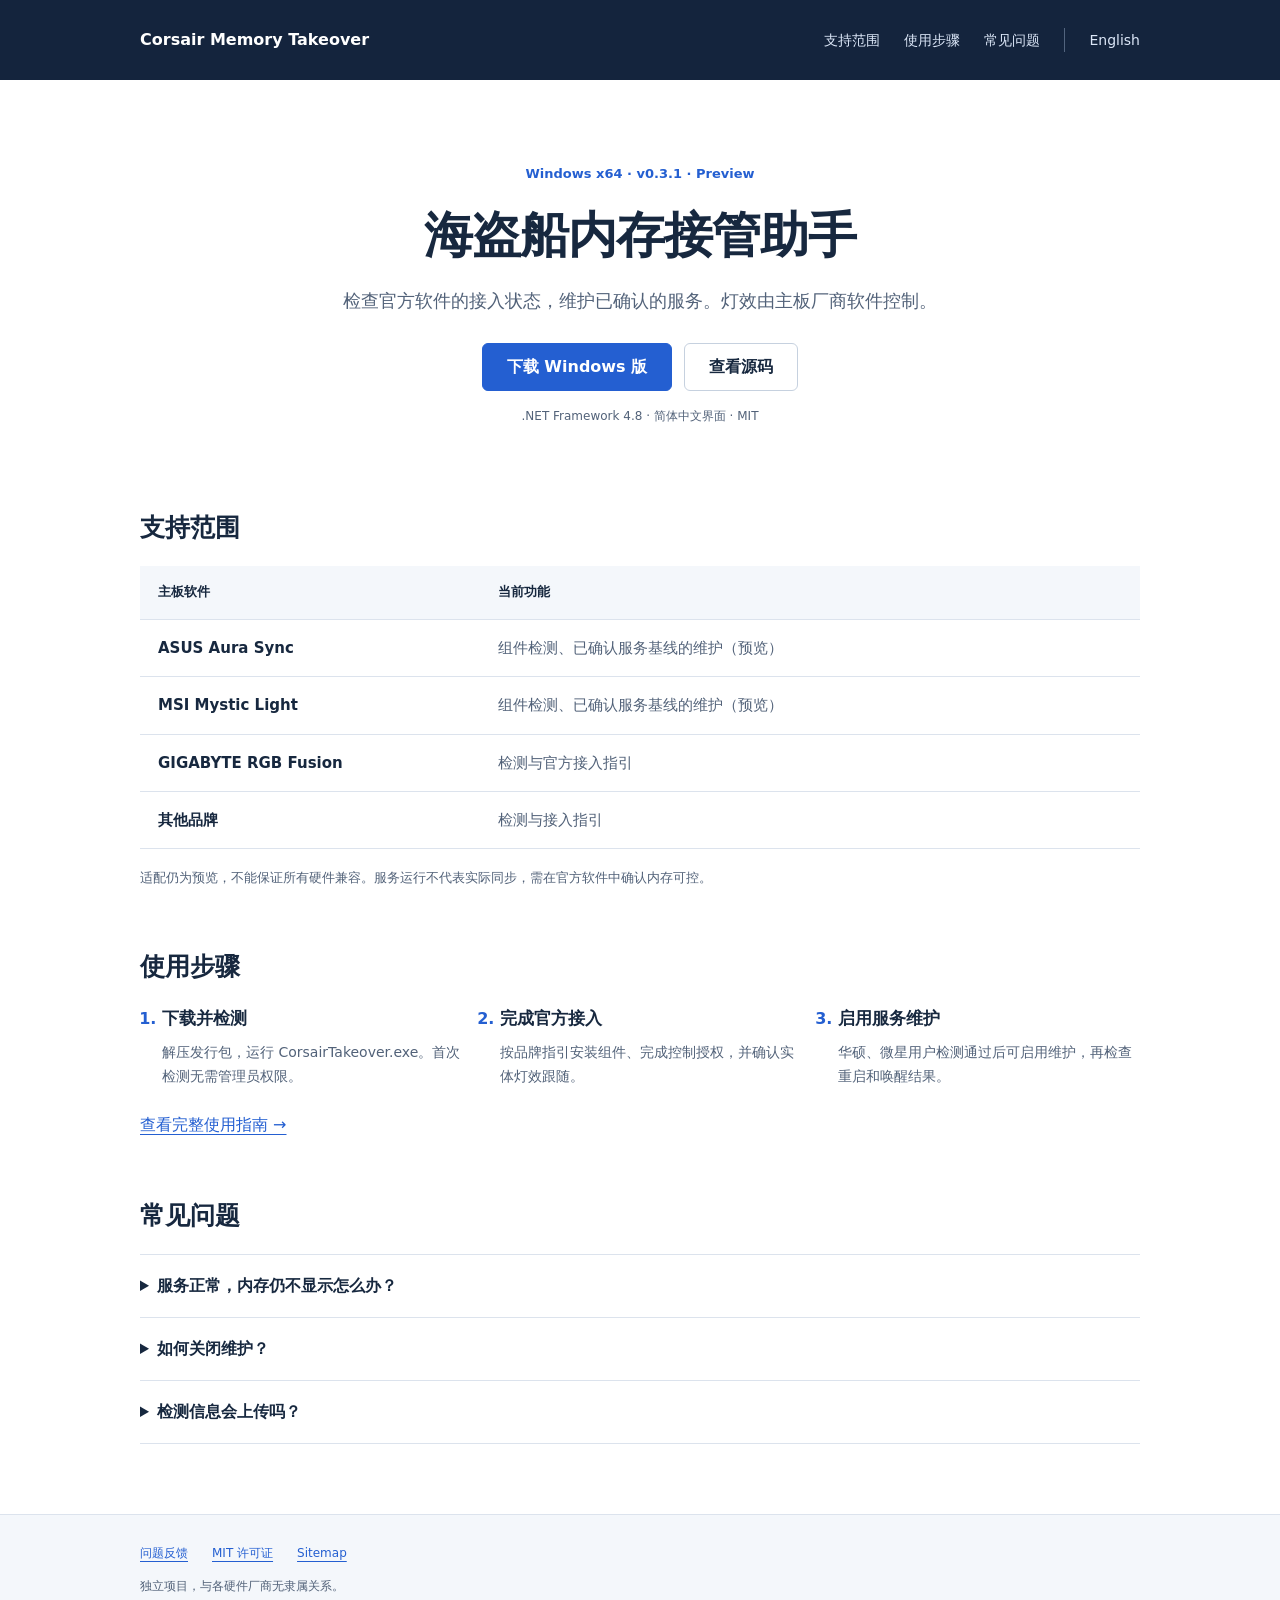
<file: docs/index.html>
<!doctype html>
<html lang="zh-CN">
<head>
  <meta charset="utf-8">
  <meta name="viewport" content="width=device-width,initial-scale=1">
  <title>海盗船内存接管助手 | Corsair Memory Takeover</title>
  <meta name="description" content="检测海盗船 RGB 内存与主板软件的接入状态。提供华硕 Aura Sync、微星 Mystic Light 服务维护预览，以及技嘉 RGB Fusion 检测与接入指引。">
  <meta name="robots" content="index,follow">
  <meta name="theme-color" content="#14243d">
  <link rel="canonical" href="https://bob-the-heater.github.io/corsair-memory-takeover/">
  <link rel="alternate" hreflang="zh-CN" href="https://bob-the-heater.github.io/corsair-memory-takeover/">
  <link rel="alternate" hreflang="en" href="https://bob-the-heater.github.io/corsair-memory-takeover/en/">
  <link rel="alternate" hreflang="x-default" href="https://bob-the-heater.github.io/corsair-memory-takeover/">
  <meta property="og:type" content="website">
  <meta property="og:site_name" content="Corsair Memory Takeover">
  <meta property="og:title" content="海盗船内存接管助手 | Corsair Memory Takeover">
  <meta property="og:description" content="检测海盗船 RGB 内存与主板软件的接入状态。提供华硕 Aura Sync、微星 Mystic Light 服务维护预览，以及技嘉 RGB Fusion 检测与接入指引。">
  <meta property="og:url" content="https://bob-the-heater.github.io/corsair-memory-takeover/">
  <meta name="twitter:card" content="summary">
  <meta name="twitter:title" content="海盗船内存接管助手 | Corsair Memory Takeover">
  <meta name="twitter:description" content="检测海盗船 RGB 内存与主板软件的接入状态。提供华硕 Aura Sync、微星 Mystic Light 服务维护预览，以及技嘉 RGB Fusion 检测与接入指引。">
  <link rel="stylesheet" href="assets/site.css">
  <link rel="sitemap" type="application/xml" href="https://bob-the-heater.github.io/corsair-memory-takeover/sitemap.xml">
  <script type="application/ld+json">{"@context": "https://schema.org", "@type": "SoftwareApplication", "name": "Corsair Memory Takeover", "operatingSystem": "Windows x64", "applicationCategory": "UtilitiesApplication", "softwareVersion": "0.3.1", "inLanguage": "zh-CN", "url": "https://bob-the-heater.github.io/corsair-memory-takeover/", "downloadUrl": "https://github.com/BoB-The-Heater/corsair-memory-takeover/releases/tag/v0.3.1", "description": "检测海盗船 RGB 内存与主板软件的接入状态。提供华硕 Aura Sync、微星 Mystic Light 服务维护预览，以及技嘉 RGB Fusion 检测与接入指引。", "license": "https://github.com/BoB-The-Heater/corsair-memory-takeover/blob/main/LICENSE"}</script>
</head>
<body>
  <a class="skip" href="#main">跳到正文</a>
  <header><div class="wrap top">
    <a class="wordmark" href="./">Corsair Memory Takeover</a>
    <nav aria-label="主导航"><a href="#support">支持范围</a><a href="#start">使用步骤</a><a href="#faq">常见问题</a><a class="language" href="en/">English</a></nav>
  </div></header>
  <main id="main" class="wrap">
    <section class="hero">
      <p class="eyebrow">Windows x64 · v0.3.1 · Preview</p>
      <h1>海盗船内存接管助手</h1>
      <p class="lead">检查官方软件的接入状态，维护已确认的服务。灯效由主板厂商软件控制。</p>
      <div class="actions"><a class="button primary" href="https://github.com/BoB-The-Heater/corsair-memory-takeover/releases/tag/v0.3.1">下载 Windows 版</a><a class="button secondary" href="https://github.com/BoB-The-Heater/corsair-memory-takeover">查看源码</a></div>
      <p class="fine">.NET Framework 4.8 · 简体中文界面 · MIT</p>
    </section>
    <section id="support">
      <h2>支持范围</h2>
      <table><thead><tr><th scope="col">主板软件</th><th scope="col">当前功能</th></tr></thead><tbody><tr><th scope="row">ASUS Aura Sync</th><td>组件检测、已确认服务基线的维护（预览）</td></tr><tr><th scope="row">MSI Mystic Light</th><td>组件检测、已确认服务基线的维护（预览）</td></tr><tr><th scope="row">GIGABYTE RGB Fusion</th><td>检测与官方接入指引</td></tr><tr><th scope="row">其他品牌</th><td>检测与接入指引</td></tr></tbody></table>
      <p class="notice">适配仍为预览，不能保证所有硬件兼容。服务运行不代表实际同步，需在官方软件中确认内存可控。</p>
    </section>
    <section id="start"><h2>使用步骤</h2><ol class="steps"><li><h3>下载并检测</h3><p>解压发行包，运行 CorsairTakeover.exe。首次检测无需管理员权限。</p></li><li><h3>完成官方接入</h3><p>按品牌指引安装组件、完成控制授权，并确认实体灯效跟随。</p></li><li><h3>启用服务维护</h3><p>华硕、微星用户检测通过后可启用维护，再检查重启和唤醒结果。</p></li></ol><a href="https://github.com/BoB-The-Heater/corsair-memory-takeover/blob/main/GUIDE.md">查看完整使用指南 →</a></section>
    <section id="faq"><h2>常见问题</h2><details><summary>服务正常，内存仍不显示怎么办？</summary><p>检查官方插件、控制授权和厂商软件的设备扫描。助手不能补齐官方软件不支持的设备。</p></details><details><summary>如何关闭维护？</summary><p>使用工具中的「撤销」。只关闭窗口不会取消登录任务。</p></details><details><summary>检测信息会上传吗？</summary><p>程序没有报告上传功能。提交问题时请自行删除个人路径、序列号和设备标识。</p></details></section>
  </main>
  <footer><div class="wrap"><div class="footerlinks"><a href="https://github.com/BoB-The-Heater/corsair-memory-takeover/issues">问题反馈</a><a href="https://github.com/BoB-The-Heater/corsair-memory-takeover/blob/main/LICENSE">MIT 许可证</a><a href="sitemap.xml">Sitemap</a></div><p>独立项目，与各硬件厂商无隶属关系。</p></div></footer>
</body>
</html>
</file>
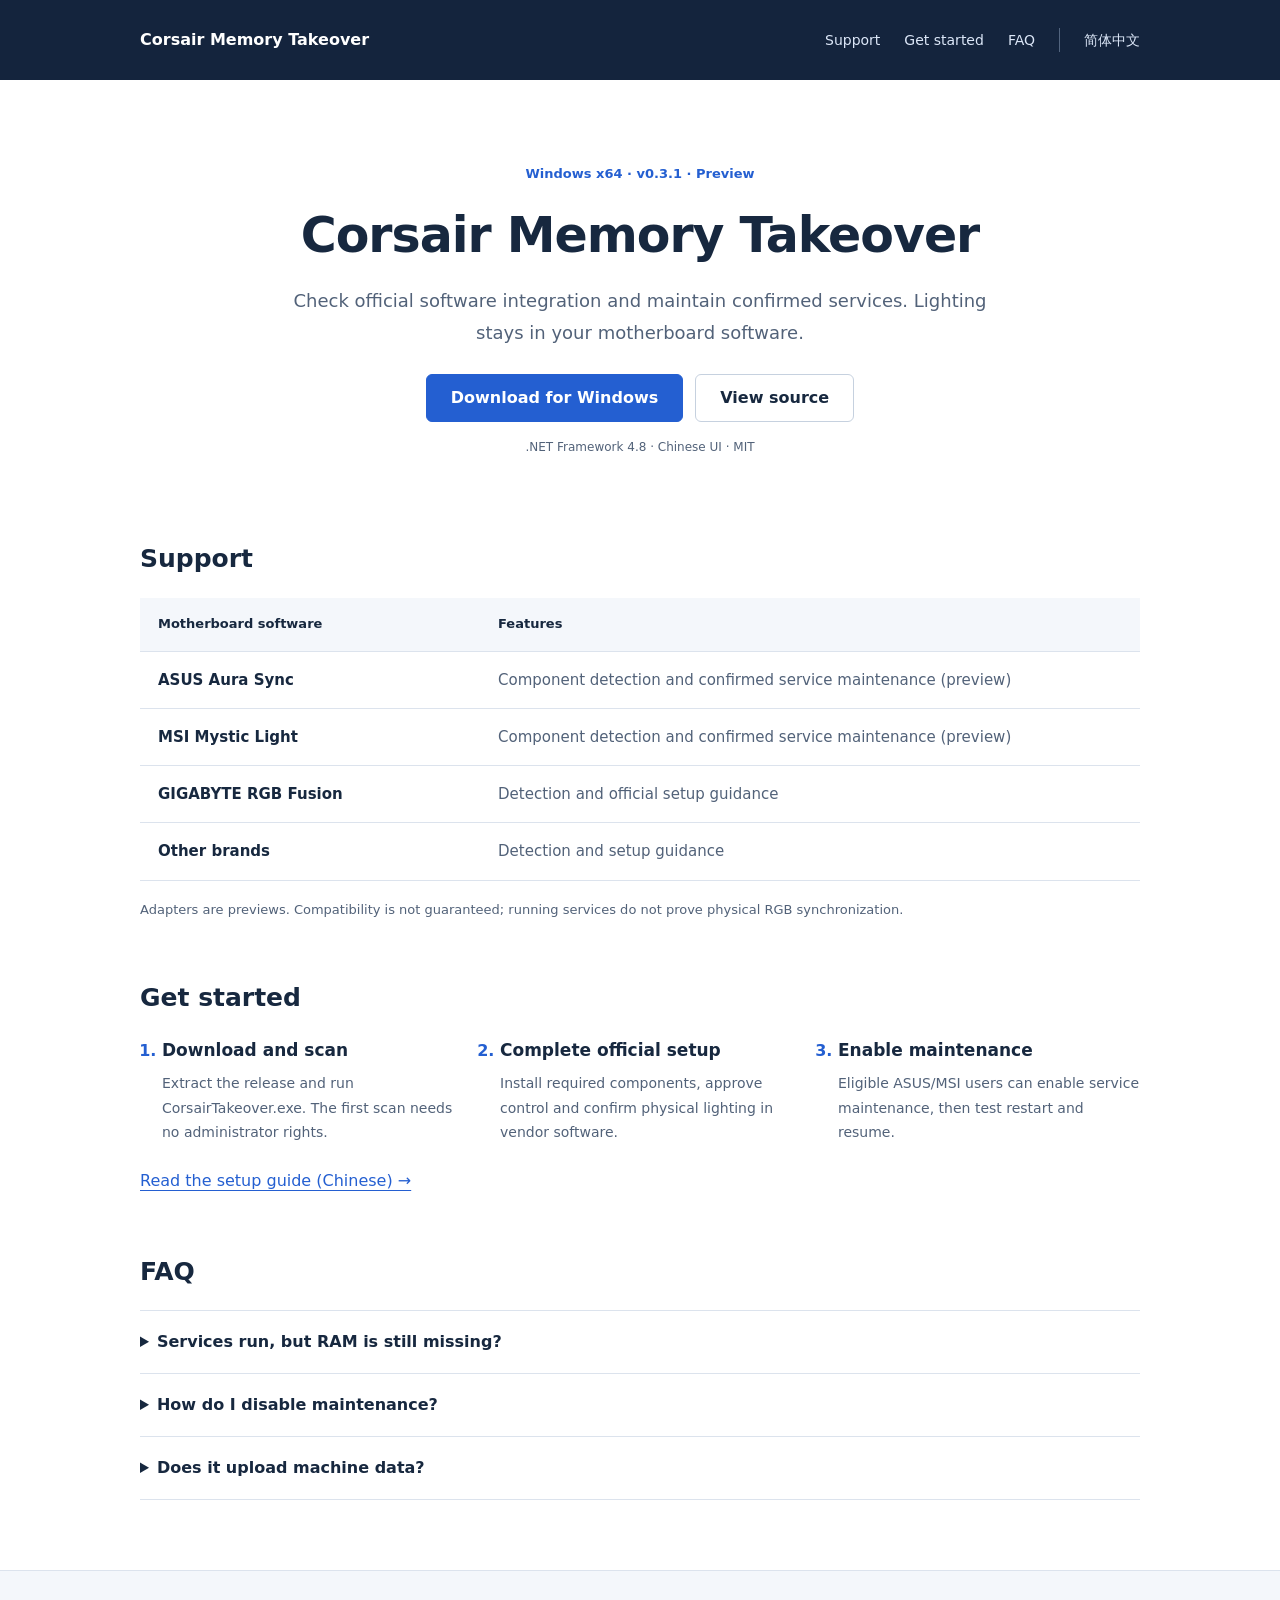
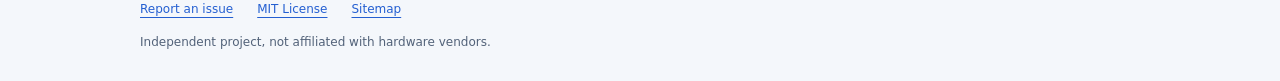
<file: docs/en/index.html>
<!doctype html>
<html lang="en">
<head>
  <meta charset="utf-8">
  <meta name="viewport" content="width=device-width,initial-scale=1">
  <title>Corsair Memory Takeover | RAM RGB Detection &amp; Service Maintenance</title>
  <meta name="description" content="Check Corsair RGB RAM integration with motherboard software. Preview ASUS Aura Sync and MSI Mystic Light service maintenance, plus GIGABYTE RGB Fusion detection and setup guidance.">
  <meta name="robots" content="index,follow">
  <meta name="theme-color" content="#14243d">
  <link rel="canonical" href="https://bob-the-heater.github.io/corsair-memory-takeover/en/">
  <link rel="alternate" hreflang="zh-CN" href="https://bob-the-heater.github.io/corsair-memory-takeover/">
  <link rel="alternate" hreflang="en" href="https://bob-the-heater.github.io/corsair-memory-takeover/en/">
  <link rel="alternate" hreflang="x-default" href="https://bob-the-heater.github.io/corsair-memory-takeover/">
  <meta property="og:type" content="website">
  <meta property="og:site_name" content="Corsair Memory Takeover">
  <meta property="og:title" content="Corsair Memory Takeover | RAM RGB Detection &amp; Service Maintenance">
  <meta property="og:description" content="Check Corsair RGB RAM integration with motherboard software. Preview ASUS Aura Sync and MSI Mystic Light service maintenance, plus GIGABYTE RGB Fusion detection and setup guidance.">
  <meta property="og:url" content="https://bob-the-heater.github.io/corsair-memory-takeover/en/">
  <meta name="twitter:card" content="summary">
  <meta name="twitter:title" content="Corsair Memory Takeover | RAM RGB Detection &amp; Service Maintenance">
  <meta name="twitter:description" content="Check Corsair RGB RAM integration with motherboard software. Preview ASUS Aura Sync and MSI Mystic Light service maintenance, plus GIGABYTE RGB Fusion detection and setup guidance.">
  <link rel="stylesheet" href="../assets/site.css">
  <link rel="sitemap" type="application/xml" href="https://bob-the-heater.github.io/corsair-memory-takeover/sitemap.xml">
  <script type="application/ld+json">{"@context": "https://schema.org", "@type": "SoftwareApplication", "name": "Corsair Memory Takeover", "operatingSystem": "Windows x64", "applicationCategory": "UtilitiesApplication", "softwareVersion": "0.3.1", "inLanguage": "zh-CN", "url": "https://bob-the-heater.github.io/corsair-memory-takeover/en/", "downloadUrl": "https://github.com/BoB-The-Heater/corsair-memory-takeover/releases/tag/v0.3.1", "description": "Check Corsair RGB RAM integration with motherboard software. Preview ASUS Aura Sync and MSI Mystic Light service maintenance, plus GIGABYTE RGB Fusion detection and setup guidance.", "license": "https://github.com/BoB-The-Heater/corsair-memory-takeover/blob/main/LICENSE"}</script>
</head>
<body>
  <a class="skip" href="#main">Skip to content</a>
  <header><div class="wrap top">
    <a class="wordmark" href="../">Corsair Memory Takeover</a>
    <nav aria-label="Main navigation"><a href="#support">Support</a><a href="#start">Get started</a><a href="#faq">FAQ</a><a class="language" href="../">简体中文</a></nav>
  </div></header>
  <main id="main" class="wrap">
    <section class="hero">
      <p class="eyebrow">Windows x64 · v0.3.1 · Preview</p>
      <h1>Corsair Memory Takeover</h1>
      <p class="lead">Check official software integration and maintain confirmed services. Lighting stays in your motherboard software.</p>
      <div class="actions"><a class="button primary" href="https://github.com/BoB-The-Heater/corsair-memory-takeover/releases/tag/v0.3.1">Download for Windows</a><a class="button secondary" href="https://github.com/BoB-The-Heater/corsair-memory-takeover">View source</a></div>
      <p class="fine">.NET Framework 4.8 · Chinese UI · MIT</p>
    </section>
    <section id="support">
      <h2>Support</h2>
      <table><thead><tr><th scope="col">Motherboard software</th><th scope="col">Features</th></tr></thead><tbody><tr><th scope="row">ASUS Aura Sync</th><td>Component detection and confirmed service maintenance (preview)</td></tr><tr><th scope="row">MSI Mystic Light</th><td>Component detection and confirmed service maintenance (preview)</td></tr><tr><th scope="row">GIGABYTE RGB Fusion</th><td>Detection and official setup guidance</td></tr><tr><th scope="row">Other brands</th><td>Detection and setup guidance</td></tr></tbody></table>
      <p class="notice">Adapters are previews. Compatibility is not guaranteed; running services do not prove physical RGB synchronization.</p>
    </section>
    <section id="start"><h2>Get started</h2><ol class="steps"><li><h3>Download and scan</h3><p>Extract the release and run CorsairTakeover.exe. The first scan needs no administrator rights.</p></li><li><h3>Complete official setup</h3><p>Install required components, approve control and confirm physical lighting in vendor software.</p></li><li><h3>Enable maintenance</h3><p>Eligible ASUS/MSI users can enable service maintenance, then test restart and resume.</p></li></ol><a href="https://github.com/BoB-The-Heater/corsair-memory-takeover/blob/main/GUIDE.md">Read the setup guide (Chinese) →</a></section>
    <section id="faq"><h2>FAQ</h2><details><summary>Services run, but RAM is still missing?</summary><p>Check official plugins, control approval and device scanning. The assistant cannot add unsupported devices to vendor software.</p></details><details><summary>How do I disable maintenance?</summary><p>Use Undo in the application. Closing the window does not remove its sign-in task.</p></details><details><summary>Does it upload machine data?</summary><p>The application has no report upload feature. Redact personal paths, serial numbers and identifiers before sharing an issue.</p></details></section>
  </main>
  <footer><div class="wrap"><div class="footerlinks"><a href="https://github.com/BoB-The-Heater/corsair-memory-takeover/issues">Report an issue</a><a href="https://github.com/BoB-The-Heater/corsair-memory-takeover/blob/main/LICENSE">MIT License</a><a href="../sitemap.xml">Sitemap</a></div><p>Independent project, not affiliated with hardware vendors.</p></div></footer>
</body>
</html>
</file>
<file: docs/assets/site.css>
:root { --ink:#17283f; --muted:#526279; --blue:#245fd1; --line:#dce3ed; --surface:#f4f7fb; }
* { box-sizing:border-box; }
html { scroll-behavior:smooth; scroll-padding-top:24px; }
body { margin:0; color:var(--ink); background:#fff; font:16px/1.75 "Segoe UI","Microsoft YaHei",system-ui,sans-serif; }
a { color:var(--blue); text-underline-offset:4px; }
a:focus-visible, summary:focus-visible { outline:3px solid #a0690a; outline-offset:5px; }
.wrap { width:min(1000px,calc(100% - 56px)); margin:auto; }
header { background:#14243d; color:white; }
.top { display:flex; align-items:center; justify-content:space-between; min-height:80px; gap:24px; }
.wordmark { color:white; font-weight:650; text-decoration:none; white-space:nowrap; }
nav { display:flex; align-items:center; gap:24px; font-size:14px; }
nav a { color:#dce7f8; text-decoration:none; }
nav a:hover { text-decoration:underline; }
.language { border-left:1px solid #52647e; padding-left:24px; }
.hero { padding:70px 0 46px; text-align:center; }
.eyebrow { color:var(--blue); font-size:13px; font-weight:650; }
h1 { font-size:clamp(30px,4.2vw,49px); line-height:1.3; letter-spacing:-1px; margin:18px 0; }
.lead { color:var(--muted); font-size:18px; max-width:730px; margin:0 auto 26px; }
.actions { display:flex; justify-content:center; gap:12px; flex-wrap:wrap; }
.button { min-height:46px; padding:9px 24px; border-radius:6px; font-weight:600; text-decoration:none; }
.primary { background:var(--blue); color:white; border:1px solid var(--blue); }
.primary:hover { background:#184ba9; }
.secondary { border:1px solid #c6d1df; color:var(--ink); }
.secondary:hover { background:var(--surface); }
.fine { font-size:12px; color:var(--muted); margin-top:15px; }
main > section:not(.hero) { padding:24px 0 34px; }
h2 { font-size:25px; line-height:1.5; margin:0 0 20px; }
h3 { font-size:17px; line-height:1.5; margin:0 0 8px; }
table { border-collapse:collapse; width:100%; font-size:15px; }
th,td { text-align:left; padding:15px 18px; border-bottom:1px solid var(--line); }
thead th { background:var(--surface); font-size:13px; }
tbody th { width:34%; font-weight:600; }
td { color:var(--muted); }
.notice { color:var(--muted); font-size:13px; margin:18px 0 0; }
.steps { display:grid; grid-template-columns:repeat(3,1fr); gap:36px; padding-left:22px; margin:0 0 22px; }
.steps li::marker { color:var(--blue); font-weight:700; }
.steps p { font-size:14px; color:var(--muted); margin:0; }
details { border-top:1px solid var(--line); padding:17px 0; }
details:last-child { border-bottom:1px solid var(--line); }
summary { cursor:pointer; font-weight:600; }
details p { color:var(--muted); font-size:14px; margin:14px 22px 0; }
footer { background:var(--surface); border-top:1px solid var(--line); margin-top:36px; padding:28px 0; font-size:12px; color:var(--muted); }
.footerlinks { display:flex; flex-wrap:wrap; gap:24px; }
footer p { margin-bottom:0; }
.skip { position:absolute; top:-100px; left:15px; background:white; padding:10px 20px; z-index:2; }
.skip:focus { top:10px; }
@media(max-width:760px) {
  .top { flex-wrap:wrap; padding:18px 0; gap:12px; }
  nav { gap:20px; }
  .hero { padding-top:42px; }
  .steps { grid-template-columns:1fr; gap:22px; }
}
@media(max-width:480px) {
  .wrap { width:calc(100% - 36px); }
  nav { width:100%; gap:12px; font-size:12px; justify-content:space-between; }
  .language { padding-left:12px; }
  .lead { font-size:16px; }
  th,td { padding:12px 8px; font-size:13px; }
  tbody th { width:39%; }
}
@media(prefers-reduced-motion:reduce) { html { scroll-behavior:auto; } }
</file>
